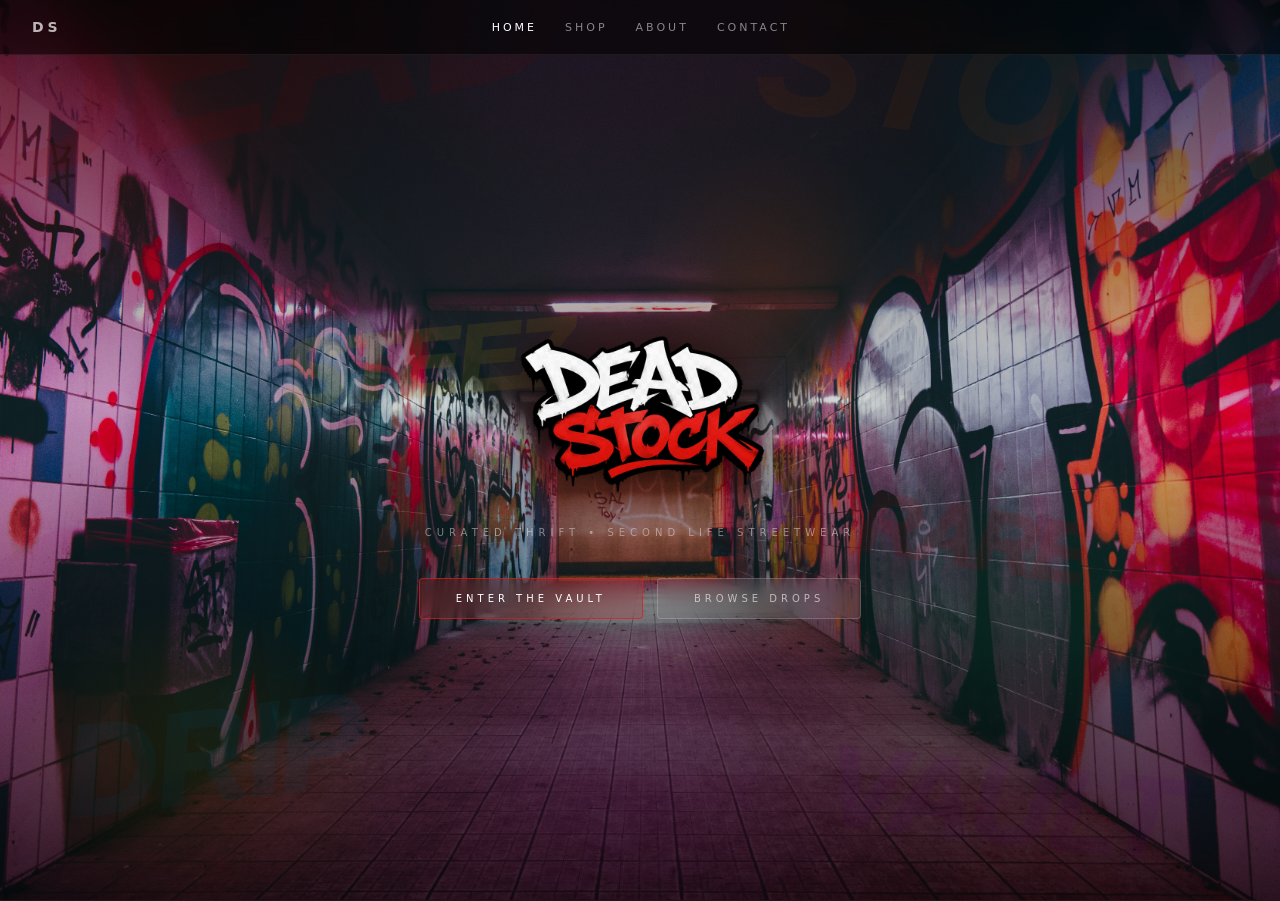
<file: index.html>
<!DOCTYPE html>
<html lang="en">
<head>
  <meta charset="UTF-8" />
  <meta name="viewport" content="width=device-width, initial-scale=1.0" />
  <meta name="description" content="Dead Stock - Curated thrift streetwear. Rare vintage jackets, watches, rings & accessories. Second life for your drip." />
  <title>DEAD STOCK | Rare Finds. Second Lives.</title>
  <style>
    * { box-sizing: border-box; margin: 0; padding: 0; }

    body {
      background: #0a0a0a;
      font-family: 'Segoe UI', system-ui, sans-serif;
      color: #fff;
      overflow-x: hidden;
    }

    /* NAV */
    nav {
      position: fixed; top: 0; left: 0; right: 0; z-index: 100;
      display: flex; justify-content: space-between; align-items: center;
      padding: 1.2rem 2rem;
      background: rgba(0,0,0,0.55);
      backdrop-filter: blur(14px);
      -webkit-backdrop-filter: blur(14px);
      border-bottom: 1px solid rgba(255,255,255,0.07);
    }
    .nav-logo { font-size: 14px; font-weight: 700; letter-spacing: 4px; color: rgba(255,255,255,0.7); text-decoration: none; }
    .nav-links { display: flex; gap: 28px; }
    .nav-links a { color: rgba(255,255,255,0.5); text-decoration: none; font-size: 11px; letter-spacing: 3px; text-transform: uppercase; transition: color 0.2s; }
    .nav-links a:hover, .nav-links a.active { color: #fff; }

    /* HERO - Improved */
    .hero {
      position: relative;
      min-height: 100vh;
      display: flex; flex-direction: column; align-items: center; justify-content: center;
      text-align: center; padding: 6rem 2rem 4rem;
      overflow: hidden;
    }
    .hero-bg-photo {
      position: absolute; inset: 0; z-index: 0;
      background: url('assets/bg-graffiti.jpg') center/cover no-repeat;
      background-color: #1a1212;
    }
    .hero-bg-photo::before {
      content: '';
      position: absolute; inset: 0;
      background-image: radial-gradient(ellipse 500px 400px at 5% 10%, rgba(200,20,20,0.35) 0%, transparent 65%),
                        radial-gradient(ellipse 400px 350px at 90% 5%, rgba(0,160,255,0.25) 0%, transparent 65%),
                        radial-gradient(ellipse 450px 300px at 50% 90%, rgba(180,0,220,0.2) 0%, transparent 65%),
                        radial-gradient(ellipse 300px 250px at 15% 85%, rgba(255,200,0,0.2) 0%, transparent 65%),
                        radial-gradient(ellipse 350px 280px at 80% 70%, rgba(0,210,110,0.18) 0%, transparent 65%),
                        radial-gradient(ellipse 200px 200px at 60% 30%, rgba(255,80,0,0.15) 0%, transparent 65%);
    }
    .graffiti-tags {
      position: absolute; inset: 0; z-index: 1; overflow: hidden; pointer-events: none;
    }
    .tag {
      position: absolute;
      font-family: Impact, 'Arial Black', sans-serif;
      font-weight: 900; font-style: italic;
      text-transform: uppercase; line-height: 1; letter-spacing: -3px;
      -webkit-text-stroke: 3px currentColor;
      color: transparent; opacity: 0.11;
    }
    .hero-overlay {
      position: absolute; inset: 0; z-index: 2;
      background: linear-gradient(to bottom, rgba(0,0,0,0.6) 0%, rgba(0,0,0,0.15) 45%, rgba(0,0,0,0.75) 100%);
    }
    .hero-content {
      position: relative; z-index: 5;
      display: flex; flex-direction: column; align-items: center;
    }
    .logo-wrap { position: relative; margin-bottom: 1rem; }
    .logo-glow {
      position: absolute; inset: -30px;
      background: radial-gradient(ellipse, rgba(220,30,30,0.4) 0%, transparent 70%);
      filter: blur(24px); z-index: 0;
    }
    .logo-img {
      width: 290px; max-width: 75vw;
      position: relative; z-index: 1;
      filter: drop-shadow(0 6px 30px rgba(0,0,0,0.95));
    }
    .hero-sub { font-size: 10px; letter-spacing: 5px; color: rgba(255,255,255,0.45); margin-bottom: 2.5rem; text-transform: uppercase; }
    .hero-btns { display: flex; gap: 14px; justify-content: center; flex-wrap: wrap; }
    .btn-main {
      padding: 14px 36px;
      background: rgba(220,30,30,0.18); border: 1px solid rgba(220,30,30,0.7);
      color: #fff; font-size: 10px; letter-spacing: 4px; text-transform: uppercase;
      border-radius: 4px; text-decoration: none; backdrop-filter: blur(10px);
      transition: all 0.25s; display: inline-block;
    }
    .btn-main:hover { background: rgba(220,30,30,0.35); transform: translateY(-2px); }
    .btn-ghost {
      padding: 14px 36px;
      background: rgba(255,255,255,0.05); border: 1px solid rgba(255,255,255,0.18);
      color: rgba(255,255,255,0.6); font-size: 10px; letter-spacing: 4px; text-transform: uppercase;
      border-radius: 4px; text-decoration: none; backdrop-filter: blur(10px);
      transition: all 0.25s; display: inline-block;
    }
    .btn-ghost:hover { background: rgba(255,255,255,0.12); color: #fff; transform: translateY(-2px); }

    /* Rest of your styles (kept same) */
    .section { padding: 4rem 2rem; background: #0a0a0a; }
    .section-alt { background: #0e0e0e; }
    .s-label { font-size: 9px; letter-spacing: 5px; color: #e53; margin-bottom: 6px; text-transform: uppercase; }
    .s-title { font-size: 28px; font-weight: 700; letter-spacing: 2px; margin-bottom: 1.5rem; }
    .divider { height: 1px; background: rgba(255,255,255,0.06); }
    .drop-grid { display: grid; grid-template-columns: repeat(auto-fill, minmax(200px, 1fr)); gap: 16px; }
    .drop-card {
      background: rgba(255,255,255,0.04); border: 1px solid rgba(255,255,255,0.08);
      border-radius: 12px; overflow: hidden;
      transition: transform 0.25s, border-color 0.25s;
      text-decoration: none; color: #fff; display: block;
    }
    .drop-card:hover { transform: translateY(-5px); border-color: rgba(220,30,30,0.4); }
    .drop-img {
      aspect-ratio: 1/1; display: flex; align-items: center; justify-content: center;
      font-size: 56px; background: #111; position: relative; overflow: hidden;
    }
    .drop-img img { width: 100%; height: 100%; object-fit: cover; }
    .d-badge {
      position: absolute; top: 10px; right: 10px;
      font-size: 9px; letter-spacing: 1px; padding: 3px 8px; border-radius: 4px;
      background: rgba(220,30,30,0.3); color: #fca; border: 1px solid rgba(220,30,30,0.5);
    }
    .drop-info { padding: 14px; }
    .drop-info h3 { font-size: 14px; font-weight: 500; margin-bottom: 4px; letter-spacing: 1px; }
    .drop-info p { font-size: 11px; color: rgba(255,255,255,0.35); letter-spacing: 1px; }
    .cats { display: flex; gap: 10px; flex-wrap: wrap; }
    .cat-pill {
      padding: 10px 22px; background: rgba(255,255,255,0.04);
      border: 1px solid rgba(255,255,255,0.1); border-radius: 4px;
      font-size: 10px; letter-spacing: 3px; color: rgba(255,255,255,0.5);
      text-decoration: none; transition: all 0.2s; display: inline-block; text-transform: uppercase;
    }
    .cat-pill:hover { background: rgba(220,30,30,0.15); color: #fff; border-color: rgba(220,30,30,0.5); }
    .vault-banner {
      border-radius: 16px; padding: 3rem 2.5rem;
      display: flex; justify-content: space-between; align-items: center; gap: 2rem; flex-wrap: wrap;
      border: 1px solid rgba(255,255,255,0.08);
      background: #111; position: relative; overflow: hidden;
    }
    .vault-banner::before {
      content: ''; position: absolute; inset: 0;
      background: linear-gradient(135deg, rgba(220,30,30,0.1), transparent);
      pointer-events: none;
    }
    .vault-banner h2 { font-size: 28px; font-weight: 700; margin-bottom: 8px; letter-spacing: 2px; }
    .vault-banner p { font-size: 13px; color: rgba(255,255,255,0.4); line-height: 1.8; max-width: 420px; }
    .about-row { display: flex; gap: 2rem; align-items: center; flex-wrap: wrap; }
    .about-icon { font-size: 52px; flex-shrink: 0; }
    .about-text h2 { font-size: 22px; font-weight: 700; margin-bottom: 10px; letter-spacing: 1px; }
    .about-text p { font-size: 14px; color: rgba(255,255,255,0.4); line-height: 1.8; max-width: 500px; }
    footer {
      display: flex; justify-content: space-between; align-items: center;
      padding: 1.5rem 2rem; background: #080808; border-top: 1px solid rgba(255,255,255,0.05);
    }
    footer p { font-size: 9px; color: rgba(255,255,255,0.18); letter-spacing: 3px; }

    @media (max-width: 600px) {
      nav { padding: 1rem 1.2rem; }
      .nav-links { gap: 14px; }
      .hero { padding: 5rem 1.5rem 3rem; }
      .logo-img { width: 220px; }
      .section { padding: 3rem 1.5rem; }
      .vault-banner { padding: 2rem 1.5rem; flex-direction: column; }
      footer { flex-direction: column; gap: 6px; text-align: center; }
    }
  </style>
</head>
<body>

  <nav>
    <a href="index.html" class="nav-logo">DS</a>
    <div class="nav-links">
      <a href="index.html" class="active">Home</a>
      <a href="shop.html">Shop</a>
      <a href="about.html">About</a>
      <a href="contact.html">Contact</a>
    </div>
    <div style="width:28px"></div>
  </nav>

  <!-- IMPROVED HERO -->
  <div class="hero">
    <div class="hero-bg-photo"></div>
    <div class="graffiti-tags">
      <span class="tag" style="font-size:220px;top:-60px;left:-40px;color:#e00;transform:rotate(-12deg)">DEAD</span>
      <span class="tag" style="font-size:160px;top:10px;right:-20px;color:#f60;transform:rotate(8deg)">STOCK</span>
      <span class="tag" style="font-size:130px;bottom:80px;left:5%;color:#0af;transform:rotate(-7deg)">DRIP</span>
      <span class="tag" style="font-size:115px;bottom:40px;right:8%;color:#c0f;transform:rotate(6deg)">VAULT</span>
      <span class="tag" style="font-size:95px;top:35%;left:22%;color:#fc0;transform:rotate(-5deg)">STEEZ</span>
      <span class="tag" style="font-size:85px;top:55%;right:15%;color:#e00;transform:rotate(9deg)">RARE</span>
    </div>
    <div class="hero-overlay"></div>
    <div class="hero-content">
      <div class="logo-wrap">
        <div class="logo-glow"></div>
        <img src="assets/logo.png" class="logo-img" alt="Dead Stock"
             onerror="this.style.display='none'; document.getElementById('logo-text').style.display='block'">
        <h1 id="logo-text" style="display:none;font-size:68px;font-weight:900;letter-spacing:8px;margin-bottom:1rem;color:#fff;">DEAD<br>STOCK</h1>
      </div>
      <p class="hero-sub">CURATED THRIFT • SECOND LIFE STREETWEAR</p>
      <div class="hero-btns">
        <a href="shop.html" class="btn-main">ENTER THE VAULT</a>
        <a href="shop.html" class="btn-ghost">BROWSE DROPS</a>
      </div>
    </div>
  </div>

  <div class="divider"></div>

  <!-- Keep your existing sections below (Featured Drop, Categories, Vault Banner, About) -->
  <!-- ... (your original content from line ~250 onwards) ... -->

  <!-- MINI CART + JS (added at the end) -->
  <div id="miniCart" style="position:fixed;bottom:20px;right:20px;background:rgba(10,10,10,0.95);border:1px solid #e53;border-radius:12px;padding:16px;width:280px;display:none;z-index:1000;box-shadow:0 10px 30px rgba(229,51,51,0.3);">
    <h3 style="margin:0 0 12px 0;font-size:13px;letter-spacing:2px;">YOUR CART (<span id="cartCount">0</span>)</h3>
    <div id="cartItems" style="max-height:320px;overflow-y:auto;"></div>
    <div style="margin-top:12px;padding-top:12px;border-top:1px solid rgba(255,255,255,0.1);">
      <div style="display:flex;justify-content:space-between;font-weight:700;"><span>TOTAL</span><span id="cartTotal">₹0</span></div>
      <button onclick="checkout()" style="width:100%;margin-top:12px;padding:12px;background:#e53;color:#fff;border:none;border-radius:8px;font-size:11px;letter-spacing:2px;">CHECKOUT →</button>
    </div>
  </div>

  <script>
    // Cart System
    let cart = [];
    function addToCart(name, price, img = '') {
      cart.push({name, price, img});
      updateCart();
      showMiniCart();
    }
    function updateCart() {
      document.getElementById('cartCount').textContent = cart.length;
      document.getElementById('cartTotal').textContent = '₹' + cart.reduce((sum, item) => sum + item.price, 0);
      let html = '';
      cart.forEach((item, i) => {
        html += `<div style="display:flex;justify-content:space-between;align-items:center;margin:8px 0;font-size:13px;">
          <div>${item.name}</div>
          <div>₹${item.price} <span onclick="removeFromCart(${i})" style="color:#e53;cursor:pointer;margin-left:8px;">×</span></div>
        </div>`;
      });
      document.getElementById('cartItems').innerHTML = html || '<p style="color:#666;font-size:12px;">Cart empty</p>';
    }
    function removeFromCart(index) {
      cart.splice(index, 1);
      updateCart();
    }
    function showMiniCart() {
      document.getElementById('miniCart').style.display = 'block';
    }
    function checkout() {
      if (cart.length === 0) return;
      alert("🔥 Thank you! This is a demo — real checkout (Razorpay) coming soon.\n\nTotal: ₹" + cart.reduce((sum, item) => sum + item.price, 0));
      cart = [];
      updateCart();
    }

    // Attach to all Add to Cart buttons (works on both pages)
    document.querySelectorAll('.add-btn').forEach(btn => {
      if (btn.disabled) return;
      btn.addEventListener('click', () => {
        const card = btn.closest('.product-card') || btn.closest('.drop-card');
        if (!card) return;
        const nameEl = card.querySelector('.product-name, h3');
        const priceEl = card.querySelector('.product-price');
        if (!nameEl || !priceEl) return;
        const name = nameEl.textContent.trim();
        const priceText = priceEl.textContent;
        const price = parseInt(priceText.replace('₹', '').replace(',', '')) || 999;
        addToCart(name, price);
        btn.textContent = '✓ ADDED';
        setTimeout(() => btn.textContent = 'ADD TO CART', 1200);
      });
    });

    // Fade in on scroll
    document.addEventListener('scroll', () => {
      document.querySelectorAll('.drop-card, .product-card').forEach(el => {
        const rect = el.getBoundingClientRect();
        if (rect.top < window.innerHeight * 0.85) el.style.opacity = '1';
      });
    });
  </script>
</body>
</html>
</file>
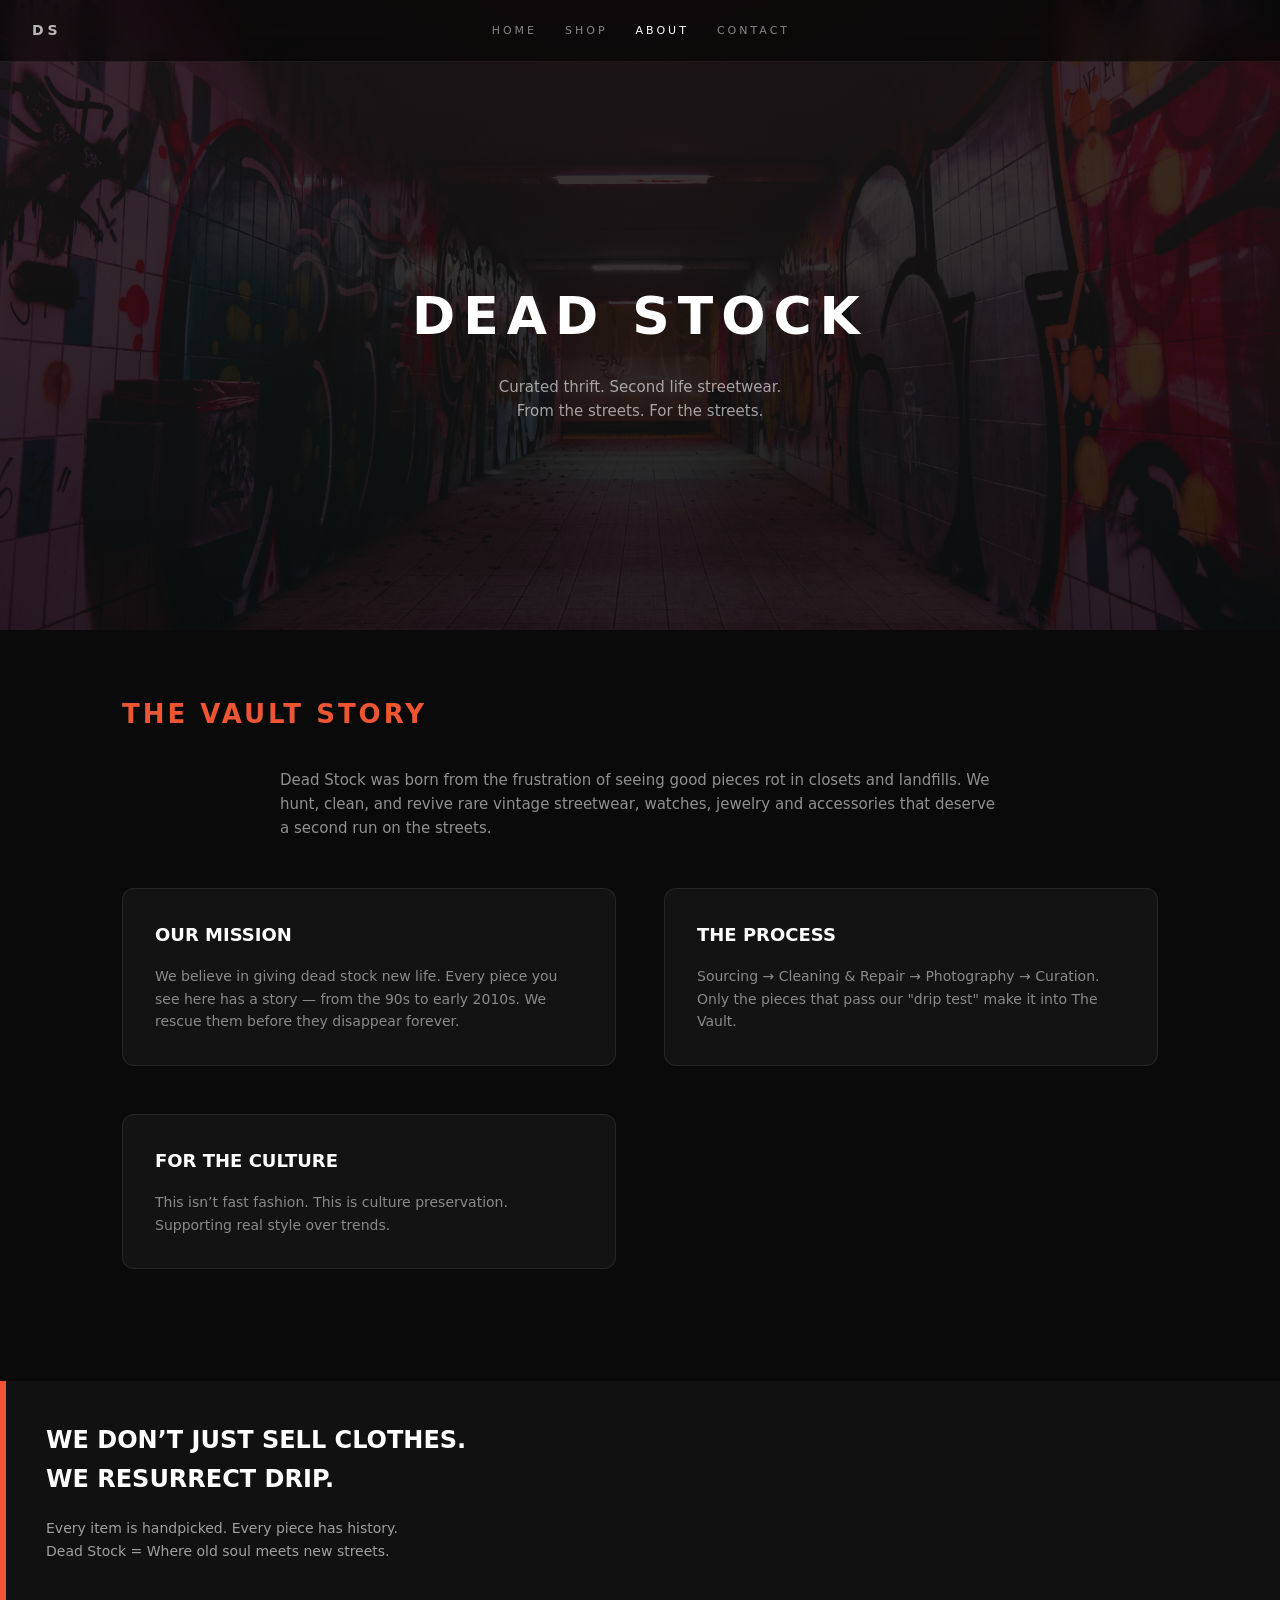
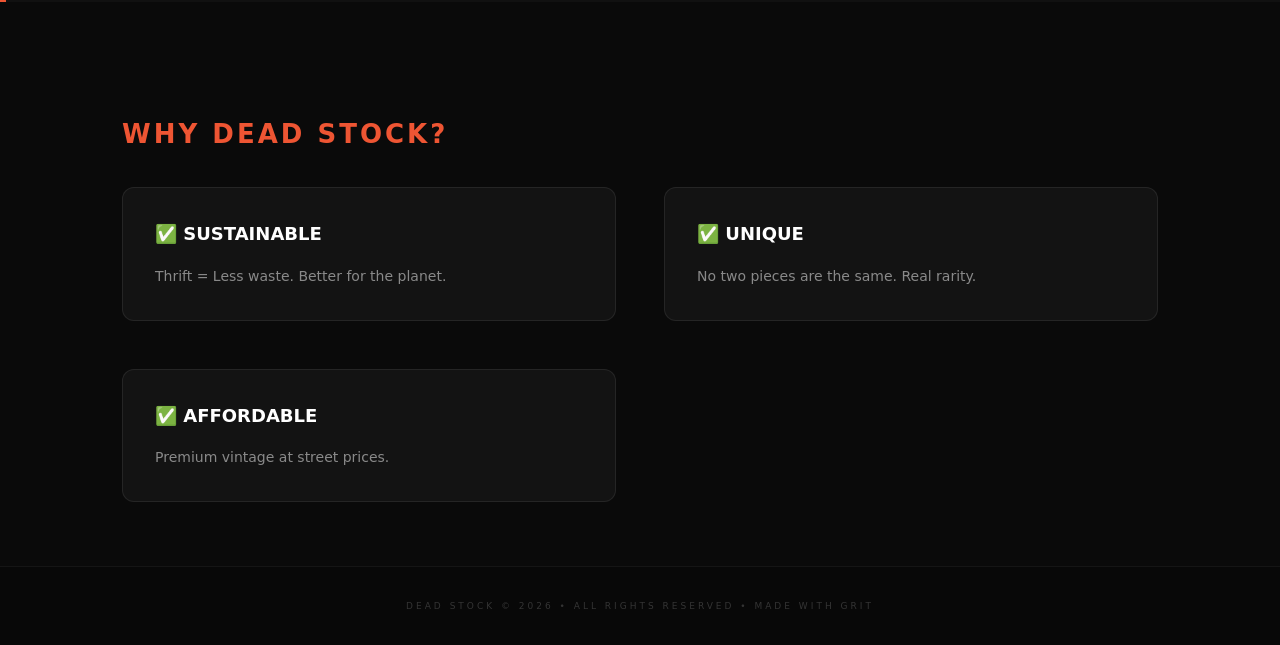
<file: about.html>
<!DOCTYPE html>
<html lang="en">
<head>
  <meta charset="UTF-8" />
  <meta name="viewport" content="width=device-width, initial-scale=1.0" />
  <meta name="description" content="About Dead Stock - Curated thrift streetwear from the underground. Second life for rare finds." />
  <title>ABOUT | DEAD STOCK</title>
  <style>
    * { box-sizing: border-box; margin: 0; padding: 0; }

    body {
      background: #0a0a0a;
      font-family: 'Segoe UI', system-ui, sans-serif;
      color: #fff;
      line-height: 1.6;
    }

    /* NAV */
    nav {
      position: fixed; top: 0; left: 0; right: 0; z-index: 100;
      display: flex; justify-content: space-between; align-items: center;
      padding: 1.2rem 2rem;
      background: rgba(0,0,0,0.55);
      backdrop-filter: blur(14px);
      border-bottom: 1px solid rgba(255,255,255,0.07);
    }
    .nav-logo { font-size: 14px; font-weight: 700; letter-spacing: 4px; color: rgba(255,255,255,0.7); text-decoration: none; }
    .nav-links { display: flex; gap: 28px; }
    .nav-links a { color: rgba(255,255,255,0.5); text-decoration: none; font-size: 11px; letter-spacing: 3px; text-transform: uppercase; transition: color 0.2s; }
    .nav-links a:hover, .nav-links a.active { color: #fff; }

    .about-hero {
      padding-top: 100px;
      min-height: 70vh;
      display: flex;
      align-items: center;
      justify-content: center;
      text-align: center;
      background: linear-gradient(#1a1212, #0a0a0a);
      position: relative;
      overflow: hidden;
    }
    .about-hero::before {
      content: '';
      position: absolute;
      inset: 0;
      background: url('assets/bg-graffiti.jpg') center/cover no-repeat;
      opacity: 0.15;
    }
    .about-hero-content {
      position: relative;
      z-index: 2;
      max-width: 720px;
      padding: 2rem;
    }
    .about-hero h1 {
      font-size: 52px;
      font-weight: 900;
      letter-spacing: 8px;
      margin-bottom: 1rem;
      color: #fff;
    }
    .about-hero p {
      font-size: 15px;
      color: rgba(255,255,255,0.6);
      max-width: 520px;
      margin: 0 auto 2rem;
    }

    .section {
      padding: 4rem 2rem;
      max-width: 1100px;
      margin: 0 auto;
    }
    .section h2 {
      font-size: 26px;
      letter-spacing: 3px;
      margin-bottom: 2rem;
      color: #e53;
      text-transform: uppercase;
    }
    .about-grid {
      display: grid;
      grid-template-columns: repeat(auto-fit, minmax(320px, 1fr));
      gap: 3rem;
    }
    .about-card {
      background: rgba(255,255,255,0.04);
      border: 1px solid rgba(255,255,255,0.08);
      border-radius: 12px;
      padding: 2rem;
    }
    .about-card h3 {
      font-size: 18px;
      margin-bottom: 1rem;
      color: #fff;
    }
    .about-card p {
      color: rgba(255,255,255,0.5);
      font-size: 14px;
    }

    .mission {
      background: #111;
      border-left: 6px solid #e53;
      padding: 2.5rem;
      margin: 3rem 0;
    }

    footer {
      padding: 2rem;
      background: #080808;
      text-align: center;
      font-size: 9px;
      color: rgba(255,255,255,0.18);
      letter-spacing: 3px;
      border-top: 1px solid rgba(255,255,255,0.05);
    }

    @media (max-width: 600px) {
      .about-hero h1 { font-size: 38px; letter-spacing: 4px; }
      .section { padding: 3rem 1.2rem; }
    }
  </style>
</head>
<body>

  <nav>
    <a href="index.html" class="nav-logo">DS</a>
    <div class="nav-links">
      <a href="index.html">Home</a>
      <a href="shop.html">Shop</a>
      <a href="about.html" class="active">About</a>
      <a href="contact.html">Contact</a>
    </div>
    <div style="width:28px"></div>
  </nav>

  <div class="about-hero">
    <div class="about-hero-content">
      <h1>DEAD STOCK</h1>
      <p>Curated thrift. Second life streetwear.<br>From the streets. For the streets.</p>
    </div>
  </div>

  <div class="section">
    <h2>THE VAULT STORY</h2>
    <p style="max-width:720px; margin:0 auto 3rem; font-size:15px; color:rgba(255,255,255,0.55);">
      Dead Stock was born from the frustration of seeing good pieces rot in closets and landfills. 
      We hunt, clean, and revive rare vintage streetwear, watches, jewelry and accessories that deserve a second run on the streets.
    </p>

    <div class="about-grid">
      <div class="about-card">
        <h3>OUR MISSION</h3>
        <p>We believe in giving dead stock new life. Every piece you see here has a story — from the 90s to early 2010s. We rescue them before they disappear forever.</p>
      </div>
      <div class="about-card">
        <h3>THE PROCESS</h3>
        <p>Sourcing → Cleaning & Repair → Photography → Curation. Only the pieces that pass our "drip test" make it into The Vault.</p>
      </div>
      <div class="about-card">
        <h3>FOR THE CULTURE</h3>
        <p>This isn’t fast fashion. This is culture preservation. Supporting real style over trends.</p>
      </div>
    </div>
  </div>

  <div class="mission">
    <h2 style="margin-bottom:1.2rem;">WE DON’T JUST SELL CLOTHES.<br>WE RESURRECT DRIP.</h2>
    <p style="font-size:14px; color:rgba(255,255,255,0.6); max-width:680px;">
      Every item is handpicked. Every piece has history.<br>
      Dead Stock = Where old soul meets new streets.
    </p>
  </div>

  <div class="section">
    <h2>WHY DEAD STOCK?</h2>
    <div class="about-grid">
      <div class="about-card">
        <h3>✅ SUSTAINABLE</h3>
        <p>Thrift = Less waste. Better for the planet.</p>
      </div>
      <div class="about-card">
        <h3>✅ UNIQUE</h3>
        <p>No two pieces are the same. Real rarity.</p>
      </div>
      <div class="about-card">
        <h3>✅ AFFORDABLE</h3>
        <p>Premium vintage at street prices.</p>
      </div>
    </div>
  </div>

  <!-- MINI CART (same as other pages) -->
  <div id="miniCart" style="position:fixed;bottom:20px;right:20px;background:rgba(10,10,10,0.95);border:1px solid #e53;border-radius:12px;padding:16px;width:280px;display:none;z-index:1000;box-shadow:0 10px 30px rgba(229,51,51,0.3);">
    <h3 style="margin:0 0 12px 0;font-size:13px;letter-spacing:2px;">YOUR CART (<span id="cartCount">0</span>)</h3>
    <div id="cartItems" style="max-height:320px;overflow-y:auto;"></div>
    <div style="margin-top:12px;padding-top:12px;border-top:1px solid rgba(255,255,255,0.1);">
      <div style="display:flex;justify-content:space-between;font-weight:700;"><span>TOTAL</span><span id="cartTotal">₹0</span></div>
      <button onclick="checkout()" style="width:100%;margin-top:12px;padding:12px;background:#e53;color:#fff;border:none;border-radius:8px;font-size:11px;letter-spacing:2px;">CHECKOUT →</button>
    </div>
  </div>

  <footer>
    DEAD STOCK © 2026 • ALL RIGHTS RESERVED • MADE WITH GRIT
  </footer>

  <script>
    // Cart System - same as shop.html
    let cart = [];
    function addToCart(name, price, img = '') {
      cart.push({name, price, img});
      updateCart();
      showMiniCart();
    }
    function updateCart() {
      document.getElementById('cartCount').textContent = cart.length;
      document.getElementById('cartTotal').textContent = '₹' + cart.reduce((sum, item) => sum + item.price, 0);
      let html = '';
      cart.forEach((item, i) => {
        html += `<div style="display:flex;justify-content:space-between;align-items:center;margin:8px 0;font-size:13px;">
          <div>${item.name}</div>
          <div>₹${item.price} <span onclick="removeFromCart(${i})" style="color:#e53;cursor:pointer;margin-left:8px;">×</span></div>
        </div>`;
      });
      document.getElementById('cartItems').innerHTML = html || '<p style="color:#666;font-size:12px;">Cart empty</p>';
    }
    function removeFromCart(index) {
      cart.splice(index, 1);
      updateCart();
    }
    function showMiniCart() {
      document.getElementById('miniCart').style.display = 'block';
    }
    function checkout() {
      if (cart.length === 0) return;
      alert("🔥 Thank you! Demo checkout.\n\nTotal: ₹" + cart.reduce((sum, item) => sum + item.price, 0) + "\n\nReal checkout coming soon.");
      cart = [];
      updateCart();
    }
  </script>
</body>
</html>
</file>
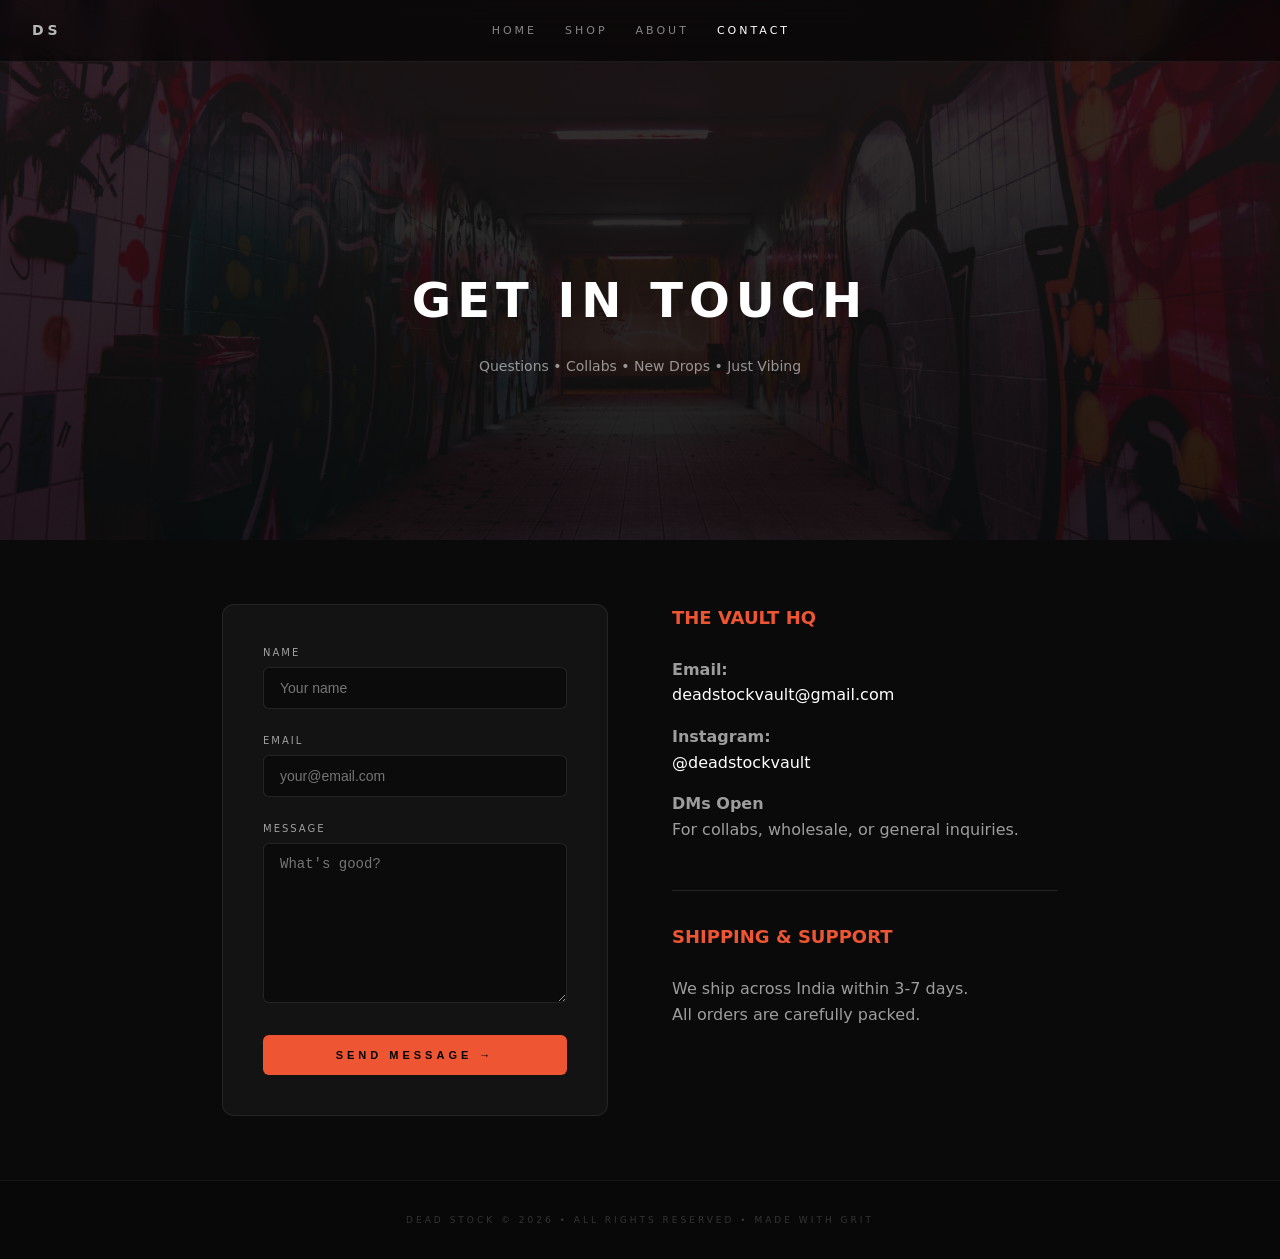
<file: contact.html>
<!DOCTYPE html>
<html lang="en">
<head>
  <meta charset="UTF-8" />
  <meta name="viewport" content="width=device-width, initial-scale=1.0" />
  <meta name="description" content="Contact Dead Stock - Questions, collaborations, or just say what's good." />
  <title>CONTACT | DEAD STOCK</title>
  <style>
    * { box-sizing: border-box; margin: 0; padding: 0; }

    body {
      background: #0a0a0a;
      font-family: 'Segoe UI', system-ui, sans-serif;
      color: #fff;
      line-height: 1.6;
    }

    /* NAV - same as other pages */
    nav {
      position: fixed; top: 0; left: 0; right: 0; z-index: 100;
      display: flex; justify-content: space-between; align-items: center;
      padding: 1.2rem 2rem;
      background: rgba(0,0,0,0.55);
      backdrop-filter: blur(14px);
      border-bottom: 1px solid rgba(255,255,255,0.07);
    }
    .nav-logo { font-size: 14px; font-weight: 700; letter-spacing: 4px; color: rgba(255,255,255,0.7); text-decoration: none; }
    .nav-links { display: flex; gap: 28px; }
    .nav-links a { color: rgba(255,255,255,0.5); text-decoration: none; font-size: 11px; letter-spacing: 3px; text-transform: uppercase; transition: color 0.2s; }
    .nav-links a:hover, .nav-links a.active { color: #fff; }

    .contact-hero {
      padding-top: 100px;
      min-height: 60vh;
      display: flex;
      align-items: center;
      justify-content: center;
      text-align: center;
      background: linear-gradient(#1a1212, #0a0a0a);
      position: relative;
      overflow: hidden;
    }
    .contact-hero::before {
      content: '';
      position: absolute;
      inset: 0;
      background: url('assets/bg-graffiti.jpg') center/cover no-repeat;
      opacity: 0.12;
    }
    .contact-hero-content {
      position: relative;
      z-index: 2;
      max-width: 680px;
      padding: 2rem;
    }
    .contact-hero h1 {
      font-size: 48px;
      font-weight: 900;
      letter-spacing: 6px;
      margin-bottom: 1rem;
    }
    .contact-hero p {
      font-size: 14px;
      color: rgba(255,255,255,0.55);
    }

    .section {
      padding: 4rem 2rem;
      max-width: 900px;
      margin: 0 auto;
    }

    .contact-grid {
      display: grid;
      grid-template-columns: 1fr 1fr;
      gap: 4rem;
      align-items: start;
    }

    .contact-form {
      background: rgba(255,255,255,0.04);
      border: 1px solid rgba(255,255,255,0.08);
      border-radius: 12px;
      padding: 2.5rem;
    }
    .form-group {
      margin-bottom: 1.5rem;
    }
    .form-group label {
      display: block;
      font-size: 10px;
      letter-spacing: 2px;
      margin-bottom: 6px;
      color: rgba(255,255,255,0.6);
      text-transform: uppercase;
    }
    .form-group input,
    .form-group textarea {
      width: 100%;
      background: rgba(0,0,0,0.4);
      border: 1px solid rgba(255,255,255,0.1);
      color: #fff;
      padding: 12px 16px;
      border-radius: 6px;
      font-size: 14px;
    }
    .form-group textarea {
      min-height: 160px;
      resize: vertical;
    }
    .submit-btn {
      width: 100%;
      padding: 14px;
      background: #e53;
      color: #000;
      font-size: 11px;
      letter-spacing: 4px;
      text-transform: uppercase;
      border: none;
      border-radius: 6px;
      cursor: pointer;
      font-weight: 700;
      transition: all 0.2s;
    }
    .submit-btn:hover {
      background: #ff4444;
      transform: translateY(-2px);
    }

    .contact-info h3 {
      font-size: 18px;
      margin-bottom: 1.5rem;
      color: #e53;
    }
    .contact-info p {
      margin-bottom: 1rem;
      color: rgba(255,255,255,0.6);
    }
    .contact-info a {
      color: #fff;
      text-decoration: none;
    }
    .contact-info a:hover {
      color: #e53;
    }

    footer {
      padding: 2rem;
      background: #080808;
      text-align: center;
      font-size: 9px;
      color: rgba(255,255,255,0.18);
      letter-spacing: 3px;
      border-top: 1px solid rgba(255,255,255,0.05);
    }

    @media (max-width: 768px) {
      .contact-grid {
        grid-template-columns: 1fr;
        gap: 3rem;
      }
      .section { padding: 3rem 1.5rem; }
    }
  </style>
</head>
<body>

  <nav>
    <a href="index.html" class="nav-logo">DS</a>
    <div class="nav-links">
      <a href="index.html">Home</a>
      <a href="shop.html">Shop</a>
      <a href="about.html">About</a>
      <a href="contact.html" class="active">Contact</a>
    </div>
    <div style="width:28px"></div>
  </nav>

  <div class="contact-hero">
    <div class="contact-hero-content">
      <h1>GET IN TOUCH</h1>
      <p>Questions • Collabs • New Drops • Just Vibing</p>
    </div>
  </div>

  <div class="section">
    <div class="contact-grid">
      <!-- Contact Form -->
      <div class="contact-form">
        <form id="contactForm">
          <div class="form-group">
            <label>Name</label>
            <input type="text" id="name" required placeholder="Your name">
          </div>
          <div class="form-group">
            <label>Email</label>
            <input type="email" id="email" required placeholder="your@email.com">
          </div>
          <div class="form-group">
            <label>Message</label>
            <textarea id="message" required placeholder="What's good?"></textarea>
          </div>
          <button type="submit" class="submit-btn">SEND MESSAGE →</button>
        </form>
      </div>

      <!-- Contact Info -->
      <div class="contact-info">
        <h3>THE VAULT HQ</h3>
        <p><strong>Email:</strong><br>
          <a href="mailto:deadstockvault@gmail.com">deadstockvault@gmail.com</a>
        </p>
        <p><strong>Instagram:</strong><br>
          <a href="https://instagram.com/deadstockvault" target="_blank">@deadstockvault</a>
        </p>
        <p><strong>DMs Open</strong><br>
          For collabs, wholesale, or general inquiries.
        </p>

        <div style="margin-top: 3rem; padding-top: 2rem; border-top: 1px solid rgba(255,255,255,0.1);">
          <h3>SHIPPING & SUPPORT</h3>
          <p>We ship across India within 3-7 days.<br>
             All orders are carefully packed.</p>
        </div>
      </div>
    </div>
  </div>

  <!-- MINI CART -->
  <div id="miniCart" style="position:fixed;bottom:20px;right:20px;background:rgba(10,10,10,0.95);border:1px solid #e53;border-radius:12px;padding:16px;width:280px;display:none;z-index:1000;box-shadow:0 10px 30px rgba(229,51,51,0.3);">
    <h3 style="margin:0 0 12px 0;font-size:13px;letter-spacing:2px;">YOUR CART (<span id="cartCount">0</span>)</h3>
    <div id="cartItems" style="max-height:320px;overflow-y:auto;"></div>
    <div style="margin-top:12px;padding-top:12px;border-top:1px solid rgba(255,255,255,0.1);">
      <div style="display:flex;justify-content:space-between;font-weight:700;"><span>TOTAL</span><span id="cartTotal">₹0</span></div>
      <button onclick="checkout()" style="width:100%;margin-top:12px;padding:12px;background:#e53;color:#fff;border:none;border-radius:8px;font-size:11px;letter-spacing:2px;">CHECKOUT →</button>
    </div>
  </div>

  <footer>
    DEAD STOCK © 2026 • ALL RIGHTS RESERVED • MADE WITH GRIT
  </footer>

  <script>
    // Contact Form Handler
    document.getElementById('contactForm').addEventListener('submit', function(e) {
      e.preventDefault();
      
      const name = document.getElementById('name').value;
      const email = document.getElementById('email').value;
      const message = document.getElementById('message').value;

      if (name && email && message) {
        alert(`🔥 Message received, ${name}!\n\nThank you for reaching out.\nWe'll get back to you soon.`);
        this.reset();
      }
    });

    // Cart System (same as other pages)
    let cart = [];
    function addToCart(name, price, img = '') {
      cart.push({name, price, img});
      updateCart();
      showMiniCart();
    }
    function updateCart() {
      document.getElementById('cartCount').textContent = cart.length;
      document.getElementById('cartTotal').textContent = '₹' + cart.reduce((sum, item) => sum + item.price, 0);
      let html = '';
      cart.forEach((item, i) => {
        html += `<div style="display:flex;justify-content:space-between;align-items:center;margin:8px 0;font-size:13px;">
          <div>${item.name}</div>
          <div>₹${item.price} <span onclick="removeFromCart(${i})" style="color:#e53;cursor:pointer;margin-left:8px;">×</span></div>
        </div>`;
      });
      document.getElementById('cartItems').innerHTML = html || '<p style="color:#666;font-size:12px;">Cart empty</p>';
    }
    function removeFromCart(index) {
      cart.splice(index, 1);
      updateCart();
    }
    function showMiniCart() {
      document.getElementById('miniCart').style.display = 'block';
    }
    function checkout() {
      if (cart.length === 0) return;
      alert("🔥 Thank you! Demo checkout.\n\nTotal: ₹" + cart.reduce((sum, item) => sum + item.price, 0) + "\n\nReal checkout coming soon.");
      cart = [];
      updateCart();
    }
  </script>
</body>
</html>
</file>
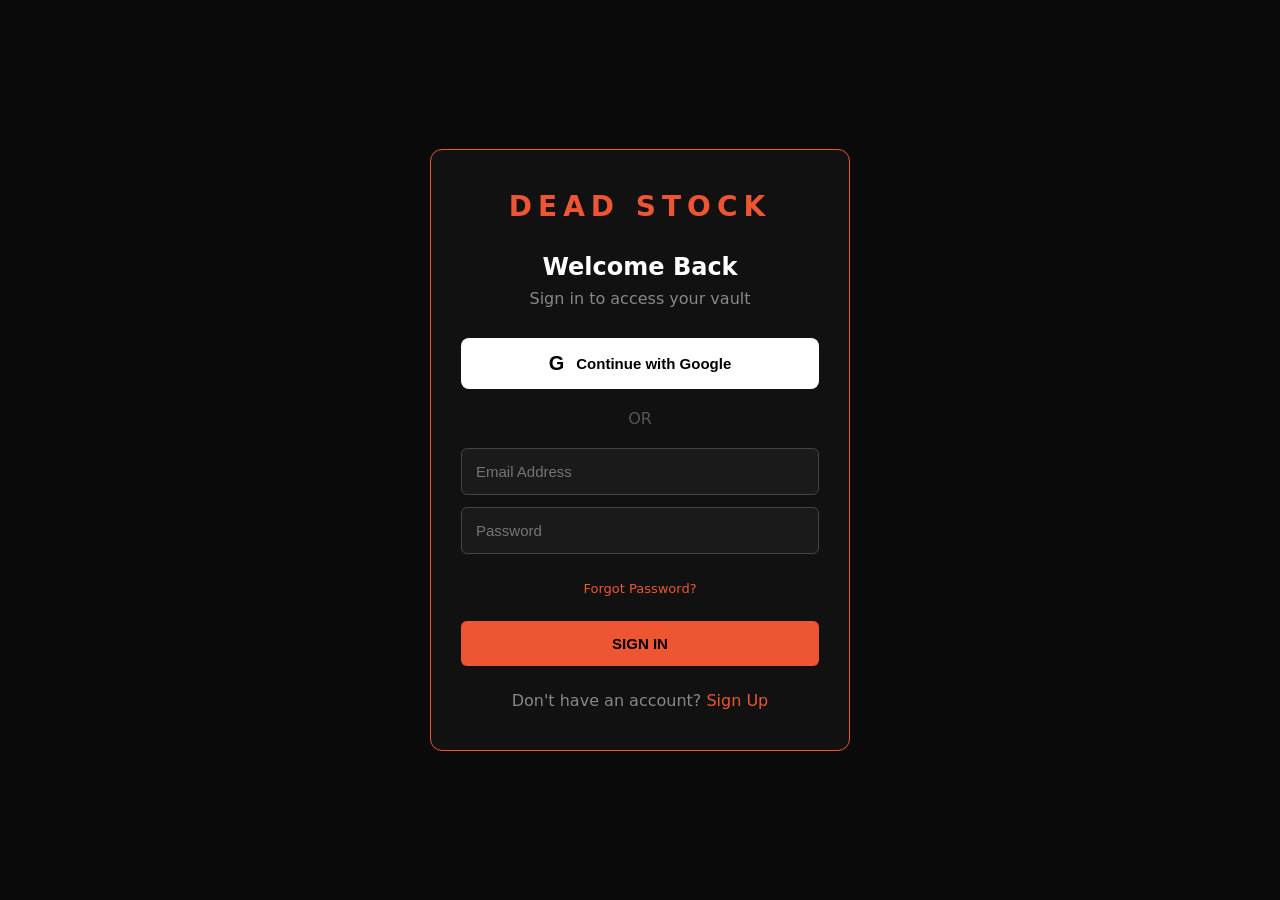
<file: login.html>
<!DOCTYPE html>
<html lang="en">
<head>
  <meta charset="UTF-8" />
  <meta name="viewport" content="width=device-width, initial-scale=1.0" />
  <title>LOGIN | DEAD STOCK</title>
  <style>
    * { box-sizing: border-box; margin: 0; padding: 0; }
    body {
      background: #0a0a0a;
      font-family: 'Segoe UI', system-ui, sans-serif;
      color: #fff;
      min-height: 100vh;
      display: flex;
      align-items: center;
      justify-content: center;
    }
    .login-container {
      background: #111;
      border: 1px solid #e53;
      border-radius: 12px;
      width: 100%;
      max-width: 420px;
      padding: 40px 30px;
      text-align: center;
    }
    .logo { font-size: 28px; font-weight: 900; letter-spacing: 6px; color: #e53; margin-bottom: 30px; }
    h1 { font-size: 24px; margin-bottom: 8px; }
    p { color: #888; margin-bottom: 30px; }

    .google-btn {
      display: flex; align-items: center; justify-content: center; gap: 12px;
      width: 100%; padding: 14px; background: #fff; color: #000;
      border: none; border-radius: 8px; font-size: 15px; font-weight: 600;
      cursor: pointer; margin-bottom: 20px;
    }
    .google-btn:hover { background: #f0f0f0; }

    input {
      width: 100%; padding: 14px; background: #1a1a1a; border: 1px solid #444;
      color: #fff; border-radius: 6px; margin-bottom: 12px; font-size: 15px;
    }
    .btn {
      width: 100%; padding: 14px; background: #e53; color: #000;
      border: none; border-radius: 6px; font-size: 15px; font-weight: bold;
      cursor: pointer; margin-top: 10px;
    }
    .forgot { color: #e53; text-decoration: none; font-size: 13px; margin: 15px 0; display: block; }
    .signup-link { margin-top: 25px; color: #888; }
    .signup-link a { color: #e53; text-decoration: none; }
  </style>
</head>
<body>

  <div class="login-container">
    <div class="logo">DEAD STOCK</div>
    <h1>Welcome Back</h1>
    <p>Sign in to access your vault</p>

    <button onclick="googleLogin()" class="google-btn">
      <span style="font-size:20px;">G</span> Continue with Google
    </button>

    <div style="margin:20px 0;color:#555;">OR</div>

    <input type="email" id="email" placeholder="Email Address" />
    <input type="password" id="password" placeholder="Password" />

    <a href="#" onclick="forgotPassword()" class="forgot">Forgot Password?</a>

    <button onclick="login()" class="btn">SIGN IN</button>

    <div class="signup-link">
      Don't have an account? <a href="signup.html">Sign Up</a>
    </div>
  </div>

  <script>
    function googleLogin() {
      alert("🔥 Google Login Successful (Demo)\n\nWelcome back to Dead Stock!");
      setTimeout(() => window.location.href = "shop.html", 1200);
    }

    function login() {
      const email = document.getElementById('email').value.trim();
      if (email) {
        alert(`✅ Login Successful!\n\nWelcome back!`);
        setTimeout(() => window.location.href = "shop.html", 1000);
      } else {
        alert("Please enter your email");
      }
    }

    function forgotPassword() {
      const email = prompt("Enter your email address:");
      if (email) {
        alert(`✅ Password reset link sent to ${email}\n\n(Check your inbox - Demo)`);
      }
    }
  </script>
</body>
</html>
</file>
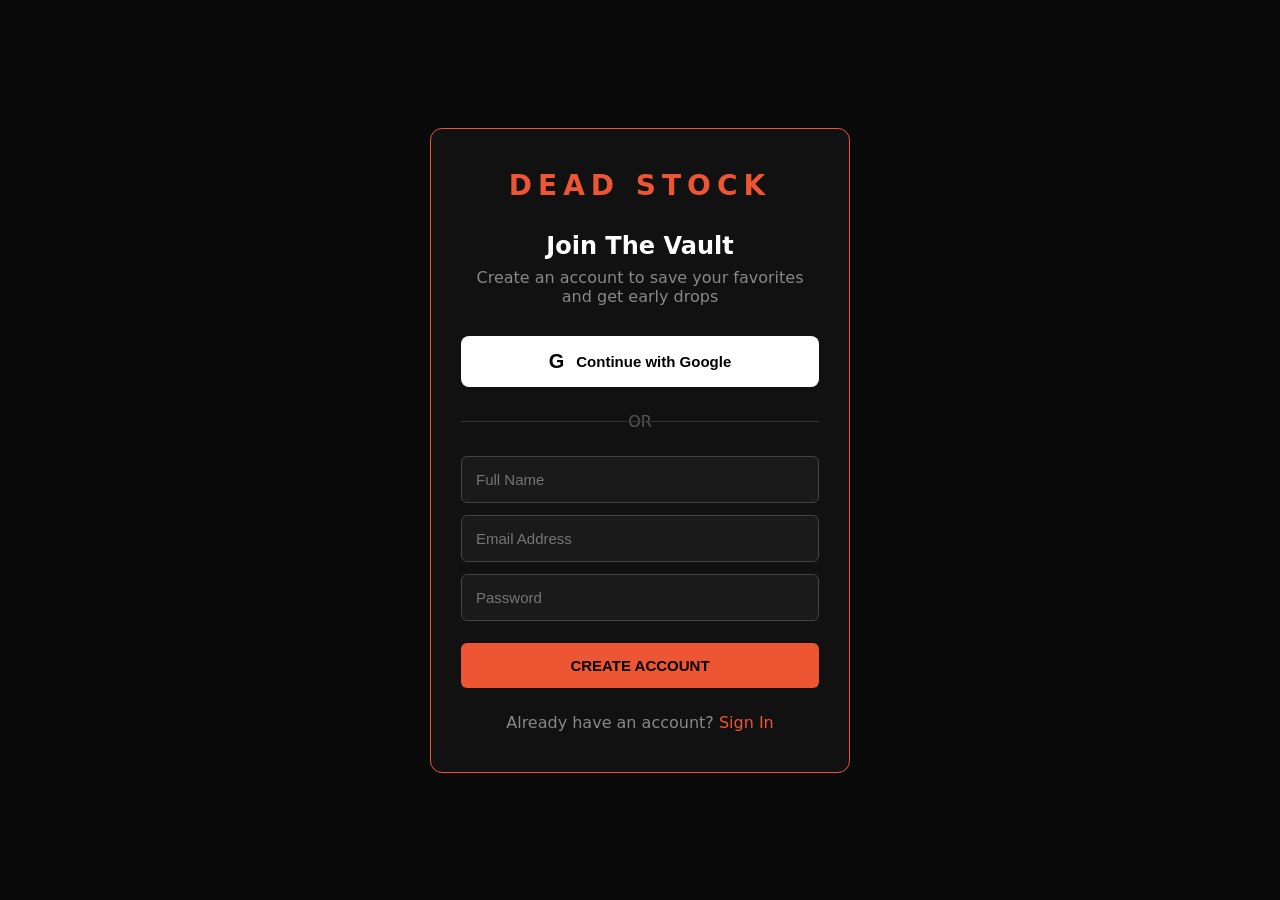
<file: signup.html>
<!DOCTYPE html>
<html lang="en">
<head>
  <meta charset="UTF-8" />
  <meta name="viewport" content="width=device-width, initial-scale=1.0" />
  <title>SIGN UP | DEAD STOCK</title>
  <style>
    * { box-sizing: border-box; margin: 0; padding: 0; }
    body {
      background: #0a0a0a;
      font-family: 'Segoe UI', system-ui, sans-serif;
      color: #fff;
      min-height: 100vh;
      display: flex;
      align-items: center;
      justify-content: center;
    }
    .signup-container {
      background: #111;
      border: 1px solid #e53;
      border-radius: 12px;
      width: 100%;
      max-width: 420px;
      padding: 40px 30px;
      text-align: center;
    }
    .logo {
      font-size: 28px;
      font-weight: 900;
      letter-spacing: 6px;
      color: #e53;
      margin-bottom: 30px;
    }
    h1 {
      font-size: 24px;
      margin-bottom: 8px;
    }
    p {
      color: #888;
      margin-bottom: 30px;
    }
    .google-btn {
      display: flex;
      align-items: center;
      justify-content: center;
      gap: 12px;
      width: 100%;
      padding: 14px;
      background: #fff;
      color: #000;
      border: none;
      border-radius: 8px;
      font-size: 15px;
      font-weight: 600;
      cursor: pointer;
      margin-bottom: 20px;
      transition: 0.2s;
    }
    .google-btn:hover {
      background: #f0f0f0;
      transform: translateY(-2px);
    }
    .divider {
      margin: 25px 0;
      color: #555;
      position: relative;
    }
    .divider::before {
      content: '';
      position: absolute;
      top: 50%;
      left: 0;
      right: 0;
      height: 1px;
      background: #333;
    }
    .divider span {
      background: #111;
      padding: 0 15px;
    }
    input {
      width: 100%;
      padding: 14px;
      background: #1a1a1a;
      border: 1px solid #444;
      color: #fff;
      border-radius: 6px;
      margin-bottom: 12px;
      font-size: 15px;
    }
    .btn {
      width: 100%;
      padding: 14px;
      background: #e53;
      color: #000;
      border: none;
      border-radius: 6px;
      font-size: 15px;
      font-weight: bold;
      cursor: pointer;
      margin-top: 10px;
    }
    .btn:hover {
      background: #ff6666;
    }
    .login-link {
      margin-top: 25px;
      color: #888;
    }
    .login-link a {
      color: #e53;
      text-decoration: none;
    }
  </style>
</head>
<body>

  <div class="signup-container">
    <div class="logo">DEAD STOCK</div>
    <h1>Join The Vault</h1>
    <p>Create an account to save your favorites and get early drops</p>

    <!-- Google Sign Up -->
    <button onclick="googleSignUp()" class="google-btn">
      <span style="font-size:20px;">G</span>
      Continue with Google
    </button>

    <div class="divider"><span>OR</span></div>

    <!-- Email Signup -->
    <input type="text" id="name" placeholder="Full Name" />
    <input type="email" id="email" placeholder="Email Address" />
    <input type="password" id="password" placeholder="Password" />

    <button onclick="signUp()" class="btn">CREATE ACCOUNT</button>

    <div class="login-link">
      Already have an account? <a href="login.html">Sign In</a>
    </div>
  </div>

  <script>
    function googleSignUp() {
      alert("🔥 Google Sign Up\n\n( Demo Mode )\n\nIn real version this would connect to Google.\n\nWelcome to Dead Stock!");
      // You can redirect to shop after real implementation
      setTimeout(() => {
        window.location.href = "shop.html";
      }, 1500);
    }

    function signUp() {
      const name = document.getElementById('name').value.trim();
      const email = document.getElementById('email').value.trim();
      
      if (name && email) {
        alert(`✅ Account Created Successfully!\n\nWelcome, ${name}!\n\nYou can now save items and checkout.`);
        setTimeout(() => {
          window.location.href = "shop.html";
        }, 1200);
      } else {
        alert("Please fill all fields");
      }
    }

    // Allow pressing Enter to submit
    document.addEventListener('keypress', function(e) {
      if (e.key === 'Enter') signUp();
    });
  </script>
</body>
</html>
</file>
